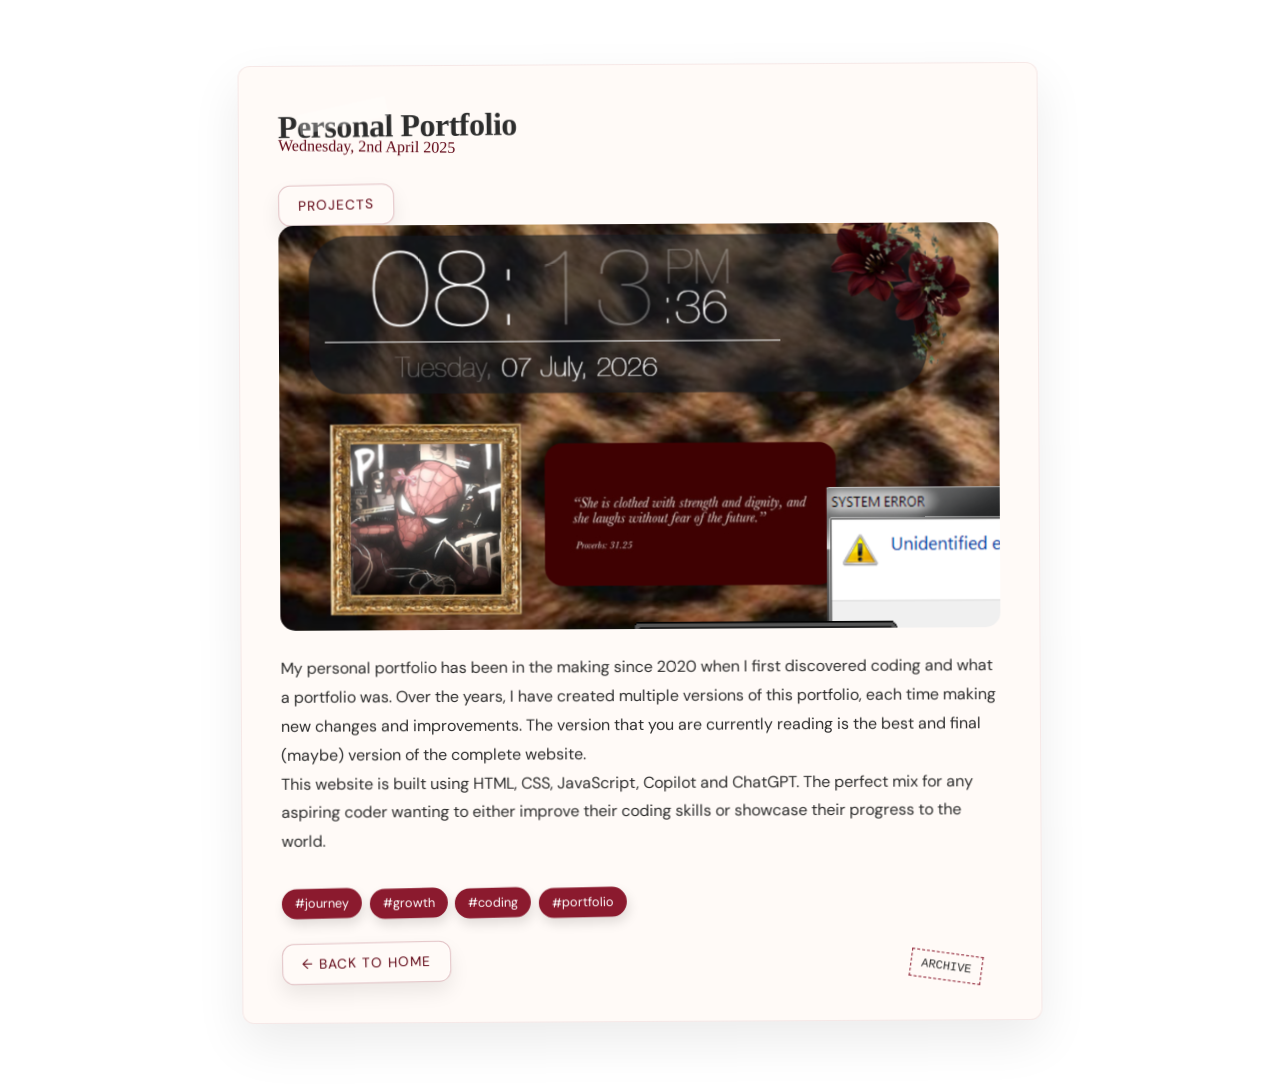
<file: blog1.html>
<!DOCTYPE html>
<html lang="en">
<head>
  <meta charset="UTF-8" />
  <meta name="viewport" content="width=device-width, initial-scale=1.0"/>
  <title>Project Blog Post</title>
  <link href="https://fonts.googleapis.com/css2?family=DM+Sans:wght@400;700&display=swap" rel="stylesheet">
  <style>
    :root {
  --bg: #f4f0ec;
  --card: #fffaf7;
  --primary: #8b1a2e;
  --primary-dark: #5f0413;
  --accent: #d4a5ad;
  --text: #2d2d2d;
  --shadow: rgba(95, 4, 19, 0.12);

  --paper-noise: url("https://www.transparenttextures.com/patterns/paper-fibers.png");
}

  /* 🌀 Loading Screen */
    #loader {
      position: fixed;
      top: 0;
      left: 0;
      width: 100%;
      height: 100%;
      background: var(--bg);
      display: flex;
      align-items: center;
      justify-content: center;
      z-index: 9999;
      transition: opacity 0.5s ease;
    }

    .spinner {
      width: 60px;
      height: 60px;
      border: 6px solid var(--accent);
      border-top: 6px solid var(--primary);
      border-radius: 50%;
      animation: spin 1s linear infinite;
    }

    @keyframes spin {
      0% { transform: rotate(0deg); }
      100% { transform: rotate(360deg); }
    }

@keyframes float {
  0%, 100% { transform: translateY(0) rotate(-0.3deg); }
  50% { transform: translateY(-6px) rotate(0.2deg); }
}

    #mainContent {
      display: none;
      padding: 2rem;
    }
    * {
      box-sizing: border-box;
      font-family: 'DM Sans', sans-serif;
      margin: 0;
      padding: 0;
    }

    body {
  color: var(--text);
  padding: 2rem;
  background:
    var(--bg),
    var(--paper-noise);

  background-blend-mode: multiply;
}

body::before {
  content: "";
  position: fixed;
  inset: 0;
  background: var(--paper-noise);
  opacity: 0.06;
  pointer-events: none;
}

    .container {
animation: float 6s ease-in-out infinite;
   max-width: 800px;
  margin: auto;
  background: var(--card);
  padding: 2.5rem;
  border-radius: 12px;
  box-shadow:
    0 20px 50px rgba(0,0,0,0.08),
    inset 0 0 0 1px rgba(139, 26, 46, 0.08);
  transform: rotate(-0.3deg);
}

   h1 {
  font-family: Georgia, serif;
  letter-spacing: -0.5px;
  transform: rotate(-0.5deg);
}

@import url('https://fonts.googleapis.com/css2?family=Caveat:wght@500;600&display=swap');

.date {
  font-family: "Caveat", cursive;
  color: var(--primary-dark);
  transform: rotate(1deg);
}

    .cover-img {
  border-radius: 10px;
  box-shadow:
    0 10px 30px rgba(0,0,0,0.12);
  filter: contrast(1.05) saturate(0.9);
  transform: rotate(0.6deg);
}

    .video-container {
      position: relative;
      padding-bottom: 56.25%;
      height: 0;
      overflow: hidden;
      border-radius: 15px;
      margin-bottom: 1.5rem;
    }

    .video-container iframe {
      position: absolute;
      top: 0;
      left: 0;
      width: 100%;
      height: 100%;
      border: none;
      border-radius: 15px;
    }

    .content {
      font-size: 1rem;
      line-height: 1.8;
      margin-bottom: 2rem;
    }

    .tags {
      display: flex;
      flex-wrap: wrap;
      gap: 0.5rem;
    }

    .tag {
  background: var(--primary);
  color: white;
  padding: 0.4rem 0.8rem;
  border-radius: 999px;
  font-size: 0.8rem;
  transform: rotate(-1deg);
  box-shadow: 2px 6px 12px rgba(0,0,0,0.12);
}

.tag:hover {
  transform: scale(1.05) rotate(0deg);
}

.back-btn {
  display: inline-flex;
  align-items: center;
  justify-content: center;

  margin-top: 1.5rem;

  padding: 0.7rem 1.2rem;

  text-decoration: none;

  background: var(--card);
  color: var(--primary-dark);

  border: 1px solid rgba(139, 26, 46, 0.25);
  border-radius: 12px;

  box-shadow:
    0 10px 20px rgba(0,0,0,0.08),
    inset 0 0 0 1px rgba(255,255,255,0.4);

  letter-spacing: 1px;
  text-transform: uppercase;
  font-size: 0.85rem;

  transform: rotate(-1deg);

  transition: all 0.3s ease;
}

.back-btn:hover {
  transform: rotate(0deg) scale(1.03);

  background: var(--primary);
  color: white;

  box-shadow: 0 12px 30px rgba(95, 4, 19, 0.35);
}

    .post-nav {
      display: flex;
      justify-content: space-between;
      margin-top: 2rem;
    }

    .nav-link {
  text-decoration: none;
  color: var(--primary);
  font-weight: bold;
  background: rgba(139, 26, 46, 0.08);
  padding: 0.6rem 1rem;
  border-radius: 12px;
  transition: 0.3s ease;
}

.nav-link:hover {
  background: rgba(139, 26, 46, 0.15);
}

.tape {
  position: fixed;
  top: 40px;
  left: 60px;

  width: 90px;
  height: 20px;

  background: rgba(255,255,255,0.4);

  transform: rotate(-12deg);
  opacity: 0.7;
}

.stamp {
  position: fixed;
  bottom: 40px;
  right: 60px;

  font-family: monospace;
  font-size: 12px;

  border: 1px dashed var(--primary);
  padding: 6px 10px;

  transform: rotate(8deg);
}
  </style>
</head>
<body>

  <!-- 🌀 Loading Spinner -->
  <div id="loader">
    <div class="spinner"></div>
  </div>

  <!-- 👀 Actual Page Content -->
  <div id="mainContent">
    <div class="container">
      <h1>Personal Portfolio</h1>
      <div class="date">Wednesday, 2nd April 2025</div>
      <a href="Projects.html" class="back-btn">Projects</a>
      <div class="video-container">
     <img src="portfoliothumbnail.png" alt="Portfolio Thumbnail" class="card-img">
      </div>
       <div class="tape"></div>
       <div class="stamp">ARCHIVE</div>
      <div class="content">
        <p>My personal portfolio has been in the making since 2020 when I first discovered coding and what a portfolio was.
        Over the years, I have created multiple versions of this portfolio, each time making new changes and improvements. The version that you are currently reading is the best and final (maybe) version of the complete website.</p>
        <p>This website is built using HTML, CSS, JavaScript, Copilot and ChatGPT. The perfect mix for any aspiring coder wanting to either improve their coding skills or showcase their progress to the world.</p>
      </div>

      <div class="tags">
        <div class="tag">#journey</div>
        <div class="tag">#growth</div>
        <div class="tag">#coding</div>
        <div class="tag">#portfolio</div>
      </div>

    <a href="index.html" class="back-btn">← Back to Home</a>
  </div>

  <script>
    // Wait until everything is loaded
    window.addEventListener('load', () => {
      const loader = document.getElementById('loader');
      const main = document.getElementById('mainContent');
      loader.style.opacity = '0';
      setTimeout(() => {
        loader.style.display = 'none';
        main.style.display = 'block';
      }, 500); // Wait for fade-out
    });
  </script>
</body>
</html>
</file>
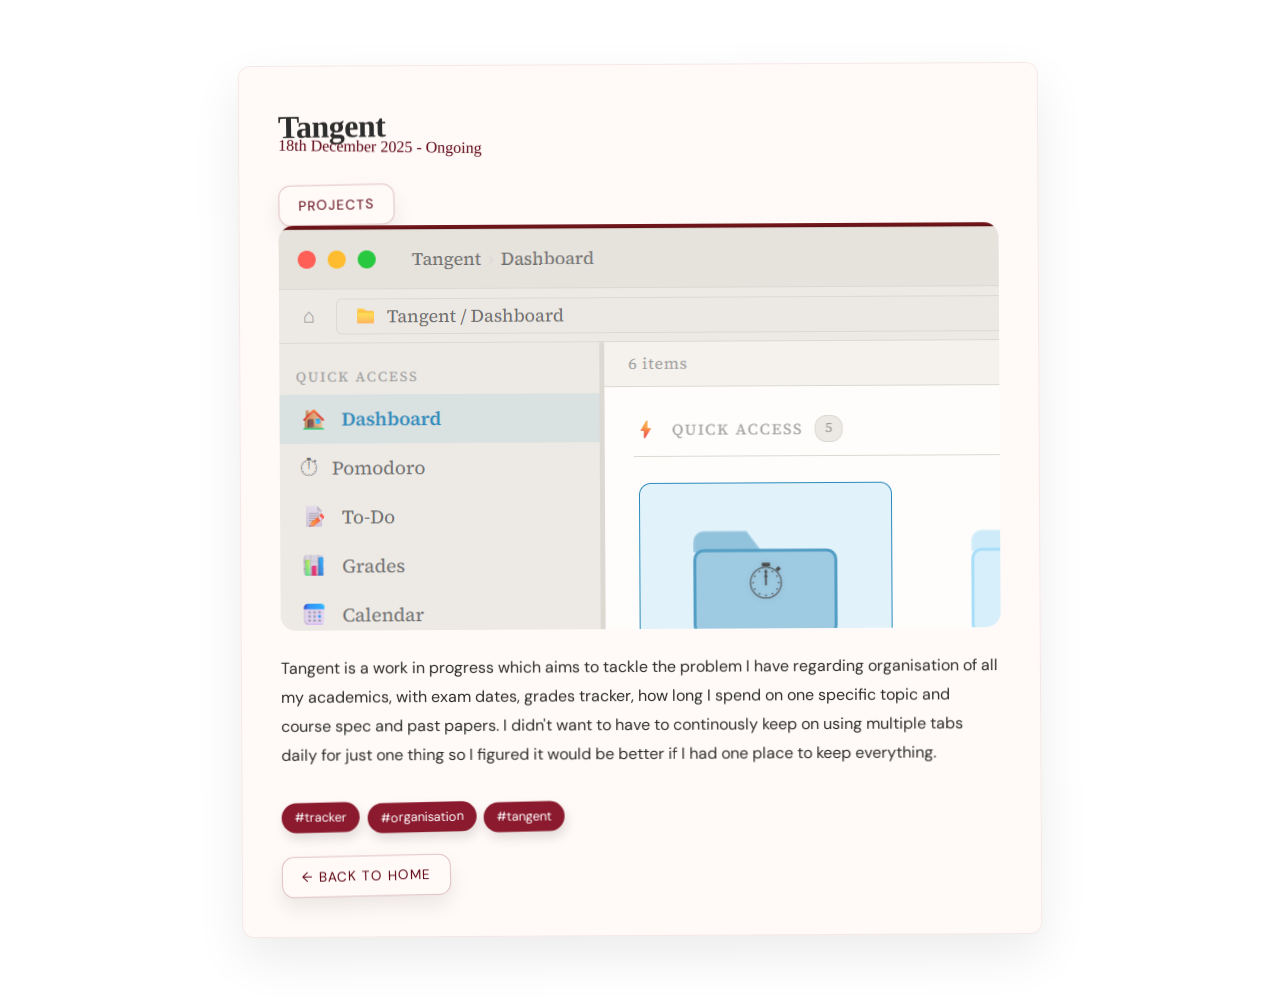
<file: blog3.html>
<!DOCTYPE html>
<html lang="en">
<head>
  <meta charset="UTF-8" />
  <meta name="viewport" content="width=device-width, initial-scale=1.0"/>
  <title>Project Blog Post</title>
  <link href="https://fonts.googleapis.com/css2?family=DM+Sans:wght@400;700&display=swap" rel="stylesheet">
  <style>
    :root {
  --bg: #f4f0ec;
  --card: #fffaf7;
  --primary: #8b1a2e;
  --primary-dark: #5f0413;
  --accent: #d4a5ad;
  --text: #2d2d2d;
  --shadow: rgba(95, 4, 19, 0.12);

  --paper-noise: url("https://www.transparenttextures.com/patterns/paper-fibers.png");
}

  /* 🌀 Loading Screen */
    #loader {
      position: fixed;
      top: 0;
      left: 0;
      width: 100%;
      height: 100%;
      background: var(--bg);
      display: flex;
      align-items: center;
      justify-content: center;
      z-index: 9999;
      transition: opacity 0.5s ease;
    }

    .spinner {
      width: 60px;
      height: 60px;
      border: 6px solid var(--accent);
      border-top: 6px solid var(--primary);
      border-radius: 50%;
      animation: spin 1s linear infinite;
    }

    @keyframes spin {
      0% { transform: rotate(0deg); }
      100% { transform: rotate(360deg); }
    }

@keyframes float {
  0%, 100% { transform: translateY(0) rotate(-0.3deg); }
  50% { transform: translateY(-6px) rotate(0.2deg); }
}

    #mainContent {
      display: none;
      padding: 2rem;
    }
    * {
      box-sizing: border-box;
      font-family: 'DM Sans', sans-serif;
      margin: 0;
      padding: 0;
    }

    body {
  color: var(--text);
  padding: 2rem;
  background:
    var(--bg),
    var(--paper-noise);

  background-blend-mode: multiply;
}

body::before {
  content: "";
  position: fixed;
  inset: 0;
  background: var(--paper-noise);
  opacity: 0.06;
  pointer-events: none;
}

    .container {
animation: float 6s ease-in-out infinite;
   max-width: 800px;
  margin: auto;
  background: var(--card);
  padding: 2.5rem;
  border-radius: 12px;
  box-shadow:
    0 20px 50px rgba(0,0,0,0.08),
    inset 0 0 0 1px rgba(139, 26, 46, 0.08);
  transform: rotate(-0.3deg);
}

   h1 {
  font-family: Georgia, serif;
  letter-spacing: -0.5px;
  transform: rotate(-0.5deg);
}

@import url('https://fonts.googleapis.com/css2?family=Caveat:wght@500;600&display=swap');

.date {
  font-family: "Caveat", cursive;
  color: var(--primary-dark);
  transform: rotate(1deg);
}

    .cover-img {
  border-radius: 10px;
  box-shadow:
    0 10px 30px rgba(0,0,0,0.12);
  filter: contrast(1.05) saturate(0.9);
  transform: rotate(0.6deg);
}

    .video-container {
      position: relative;
      padding-bottom: 56.25%;
      height: 0;
      overflow: hidden;
      border-radius: 15px;
      margin-bottom: 1.5rem;
    }

    .video-container iframe {
      position: absolute;
      top: 0;
      left: 0;
      width: 100%;
      height: 100%;
      border: none;
      border-radius: 15px;
    }

    .content {
      font-size: 1rem;
      line-height: 1.8;
      margin-bottom: 2rem;
    }

    .tags {
      display: flex;
      flex-wrap: wrap;
      gap: 0.5rem;
    }

    .tag {
  background: var(--primary);
  color: white;
  padding: 0.4rem 0.8rem;
  border-radius: 999px;
  font-size: 0.8rem;
  transform: rotate(-1deg);
  box-shadow: 2px 6px 12px rgba(0,0,0,0.12);
}

.tag:hover {
  transform: scale(1.05) rotate(0deg);
}

.back-btn {
  display: inline-flex;
  align-items: center;
  justify-content: center;

  margin-top: 1.5rem;

  padding: 0.7rem 1.2rem;

  text-decoration: none;

  background: var(--card);
  color: var(--primary-dark);

  border: 1px solid rgba(139, 26, 46, 0.25);
  border-radius: 12px;

  box-shadow:
    0 10px 20px rgba(0,0,0,0.08),
    inset 0 0 0 1px rgba(255,255,255,0.4);

  letter-spacing: 1px;
  text-transform: uppercase;
  font-size: 0.85rem;

  transform: rotate(-1deg);

  transition: all 0.3s ease;
}

.back-btn:hover {
  transform: rotate(0deg) scale(1.03);

  background: var(--primary);
  color: white;

  box-shadow: 0 12px 30px rgba(95, 4, 19, 0.35);
}

    .post-nav {
      display: flex;
      justify-content: space-between;
      margin-top: 2rem;
    }

    .nav-link {
  text-decoration: none;
  color: var(--primary);
  font-weight: bold;
  background: rgba(139, 26, 46, 0.08);
  padding: 0.6rem 1rem;
  border-radius: 12px;
  transition: 0.3s ease;
}

.nav-link:hover {
  background: rgba(139, 26, 46, 0.15);
}

.tape {
  position: fixed;
  top: 40px;
  left: 60px;

  width: 90px;
  height: 20px;

  background: rgba(255,255,255,0.4);

  transform: rotate(-12deg);
  opacity: 0.7;
}

.stamp {
  position: fixed;
  bottom: 40px;
  right: 60px;

  font-family: monospace;
  font-size: 12px;

  border: 1px dashed var(--primary);
  padding: 6px 10px;

  transform: rotate(8deg);
}
  </style>
</head>
<body>

  <!-- 🌀 Loading Spinner -->
  <div id="loader">
    <div class="spinner"></div>
  </div>


  <!-- 👀 Actual Page Content -->
  <div id="mainContent">
    <div class="container">
      <h1>Tangent</h1>
      <div class="date">18th December 2025 - Ongoing</div>
      <a href="Projects.html" class="back-btn">Projects</a>
      <div class="video-container">
      <img src="Dashboard - 001.png" alt="Tangent websitescreen" class="card-img">
      </div>
      <div class="content">
        <p>Tangent is a work in progress which aims to tackle the problem I have regarding organisation of all my academics, with exam dates, grades tracker, how long I spend on one specific topic and course spec and past papers. I didn't want to have to continously keep on using multiple tabs daily for just one thing so I figured it would be better if I had one place to keep everything.</p>
      </div>

    <div class="tags">
      <div class="tag">#tracker</div>
      <div class="tag">#organisation</div>
      <div class="tag">#tangent</div>
    </div>

    <a href="index.html" class="back-btn">← Back to Home</a>
  </div>

  <script>
    // Wait until everything is loaded
    window.addEventListener('load', () => {
      const loader = document.getElementById('loader');
      const main = document.getElementById('mainContent');
      loader.style.opacity = '0';
      setTimeout(() => {
        loader.style.display = 'none';
        main.style.display = 'block';
      }, 500); // Wait for fade-out
    });
  </script>
</body>
</html>
</file>
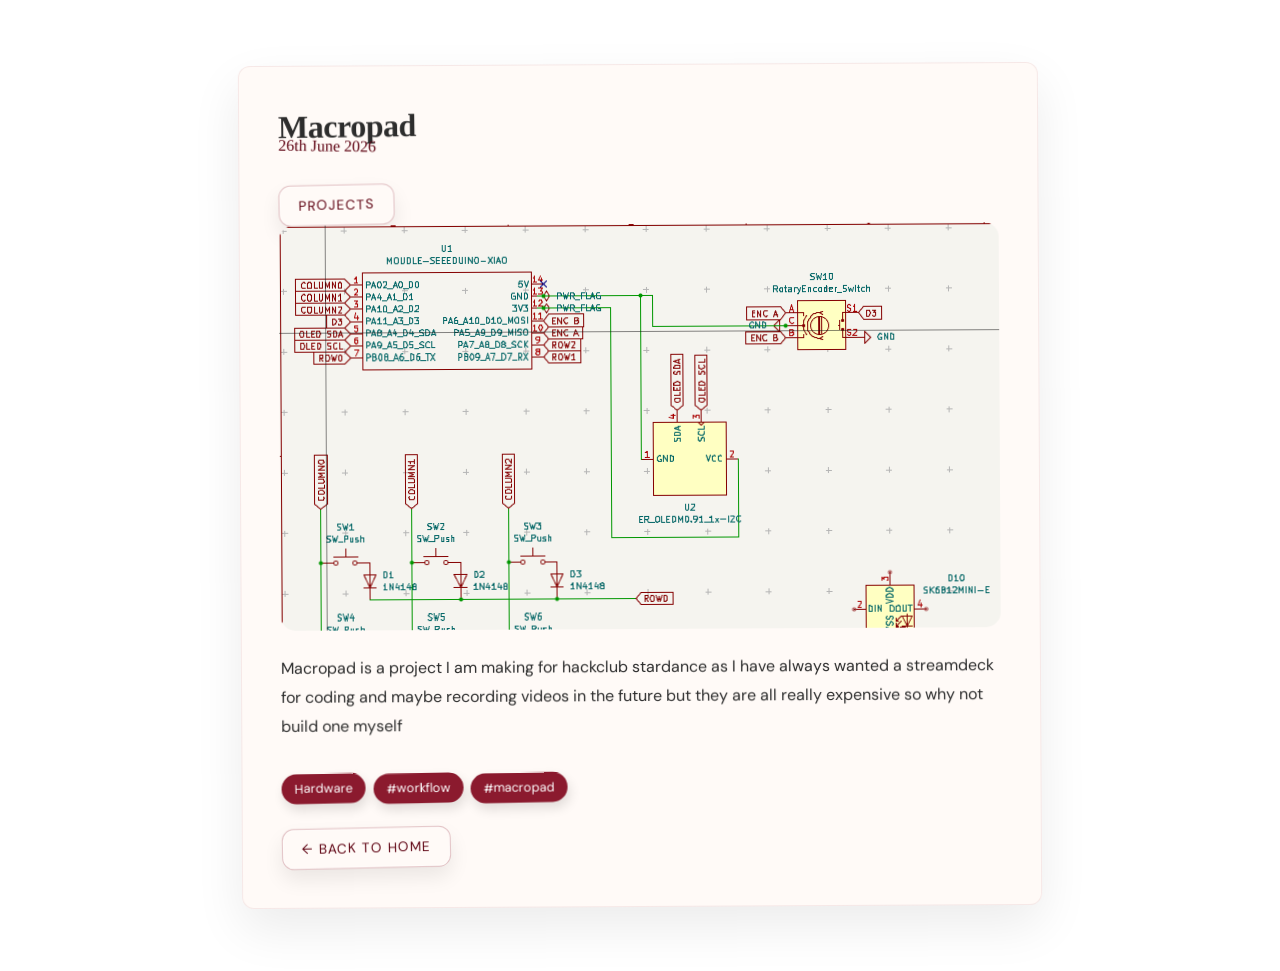
<file: blog4.html>
<!DOCTYPE html>
<html lang="en">
<head>
  <meta charset="UTF-8" />
  <meta name="viewport" content="width=device-width, initial-scale=1.0"/>
  <title>Project Blog Post</title>
  <link href="https://fonts.googleapis.com/css2?family=DM+Sans:wght@400;700&display=swap" rel="stylesheet">
  <style>
    :root {
  --bg: #f4f0ec;
  --card: #fffaf7;
  --primary: #8b1a2e;
  --primary-dark: #5f0413;
  --accent: #d4a5ad;
  --text: #2d2d2d;
  --shadow: rgba(95, 4, 19, 0.12);

  --paper-noise: url("https://www.transparenttextures.com/patterns/paper-fibers.png");
}

  /* 🌀 Loading Screen */
    #loader {
      position: fixed;
      top: 0;
      left: 0;
      width: 100%;
      height: 100%;
      background: var(--bg);
      display: flex;
      align-items: center;
      justify-content: center;
      z-index: 9999;
      transition: opacity 0.5s ease;
    }

    .spinner {
      width: 60px;
      height: 60px;
      border: 6px solid var(--accent);
      border-top: 6px solid var(--primary);
      border-radius: 50%;
      animation: spin 1s linear infinite;
    }

    @keyframes spin {
      0% { transform: rotate(0deg); }
      100% { transform: rotate(360deg); }
    }

@keyframes float {
  0%, 100% { transform: translateY(0) rotate(-0.3deg); }
  50% { transform: translateY(-6px) rotate(0.2deg); }
}

    #mainContent {
      display: none;
      padding: 2rem;
    }
    * {
      box-sizing: border-box;
      font-family: 'DM Sans', sans-serif;
      margin: 0;
      padding: 0;
    }

    body {
  color: var(--text);
  padding: 2rem;
  background:
    var(--bg),
    var(--paper-noise);

  background-blend-mode: multiply;
}

body::before {
  content: "";
  position: fixed;
  inset: 0;
  background: var(--paper-noise);
  opacity: 0.06;
  pointer-events: none;
}

    .container {
animation: float 6s ease-in-out infinite;
   max-width: 800px;
  margin: auto;
  background: var(--card);
  padding: 2.5rem;
  border-radius: 12px;
  box-shadow:
    0 20px 50px rgba(0,0,0,0.08),
    inset 0 0 0 1px rgba(139, 26, 46, 0.08);
  transform: rotate(-0.3deg);
}

   h1 {
  font-family: Georgia, serif;
  letter-spacing: -0.5px;
  transform: rotate(-0.5deg);
}

@import url('https://fonts.googleapis.com/css2?family=Caveat:wght@500;600&display=swap');

.date {
  font-family: "Caveat", cursive;
  color: var(--primary-dark);
  transform: rotate(1deg);
}

    .cover-img {
  border-radius: 10px;
  box-shadow:
    0 10px 30px rgba(0,0,0,0.12);
  filter: contrast(1.05) saturate(0.9);
  transform: rotate(0.6deg);
}

    .video-container {
      position: relative;
      padding-bottom: 56.25%;
      height: 0;
      overflow: hidden;
      border-radius: 15px;
      margin-bottom: 1.5rem;
    }

    .video-container iframe {
      position: absolute;
      top: 0;
      left: 0;
      width: 100%;
      height: 100%;
      border: none;
      border-radius: 15px;
    }

    .content {
      font-size: 1rem;
      line-height: 1.8;
      margin-bottom: 2rem;
    }

    .tags {
      display: flex;
      flex-wrap: wrap;
      gap: 0.5rem;
    }

    .tag {
  background: var(--primary);
  color: white;
  padding: 0.4rem 0.8rem;
  border-radius: 999px;
  font-size: 0.8rem;
  transform: rotate(-1deg);
  box-shadow: 2px 6px 12px rgba(0,0,0,0.12);
}

.tag:hover {
  transform: scale(1.05) rotate(0deg);
}

.back-btn {
  display: inline-flex;
  align-items: center;
  justify-content: center;

  margin-top: 1.5rem;

  padding: 0.7rem 1.2rem;

  text-decoration: none;

  background: var(--card);
  color: var(--primary-dark);

  border: 1px solid rgba(139, 26, 46, 0.25);
  border-radius: 12px;

  box-shadow:
    0 10px 20px rgba(0,0,0,0.08),
    inset 0 0 0 1px rgba(255,255,255,0.4);

  letter-spacing: 1px;
  text-transform: uppercase;
  font-size: 0.85rem;

  transform: rotate(-1deg);

  transition: all 0.3s ease;
}

.back-btn:hover {
  transform: rotate(0deg) scale(1.03);

  background: var(--primary);
  color: white;

  box-shadow: 0 12px 30px rgba(95, 4, 19, 0.35);
}

    .post-nav {
      display: flex;
      justify-content: space-between;
      margin-top: 2rem;
    }

    .nav-link {
  text-decoration: none;
  color: var(--primary);
  font-weight: bold;
  background: rgba(139, 26, 46, 0.08);
  padding: 0.6rem 1rem;
  border-radius: 12px;
  transition: 0.3s ease;
}

.nav-link:hover {
  background: rgba(139, 26, 46, 0.15);
}

.tape {
  position: fixed;
  top: 40px;
  left: 60px;

  width: 90px;
  height: 20px;

  background: rgba(255,255,255,0.4);

  transform: rotate(-12deg);
  opacity: 0.7;
}

.stamp {
  position: fixed;
  bottom: 40px;
  right: 60px;

  font-family: monospace;
  font-size: 12px;

  border: 1px dashed var(--primary);
  padding: 6px 10px;

  transform: rotate(8deg);
}
  </style>
</head>
<body>

  <!-- 🌀 Loading Spinner -->
  <div id="loader">
    <div class="spinner"></div>
  </div>


  <!-- 👀 Actual Page Content -->
  <div id="mainContent">
    <div class="container">
      <h1>Macropad</h1>
      <div class="date">26th June 2026</div>
      <a href="Projects.html" class="back-btn">Projects</a>
      <div class="video-container">
      <img src="macropad.png" alt="Macropad schematic" class="card-img">
      </div>
      <div class="content">
      <p>Macropad is a project I am making for hackclub stardance as I have always wanted a streamdeck for coding and maybe recording videos in the future but they are all really expensive so why not build one myself</p>
      </div>

    <div class="tags">
      <div class="tag">Hardware</div>
      <div class="tag">#workflow</div>
      <div class="tag">#macropad</div>
    </div>

    <a href="index.html" class="back-btn">← Back to Home</a>
  </div>

  <script>
    // Wait until everything is loaded
    window.addEventListener('load', () => {
      const loader = document.getElementById('loader');
      const main = document.getElementById('mainContent');
      loader.style.opacity = '0';
      setTimeout(() => {
        loader.style.display = 'none';
        main.style.display = 'block';
      }, 500); // Wait for fade-out
    });
  </script>
</body>
</html>
</file>
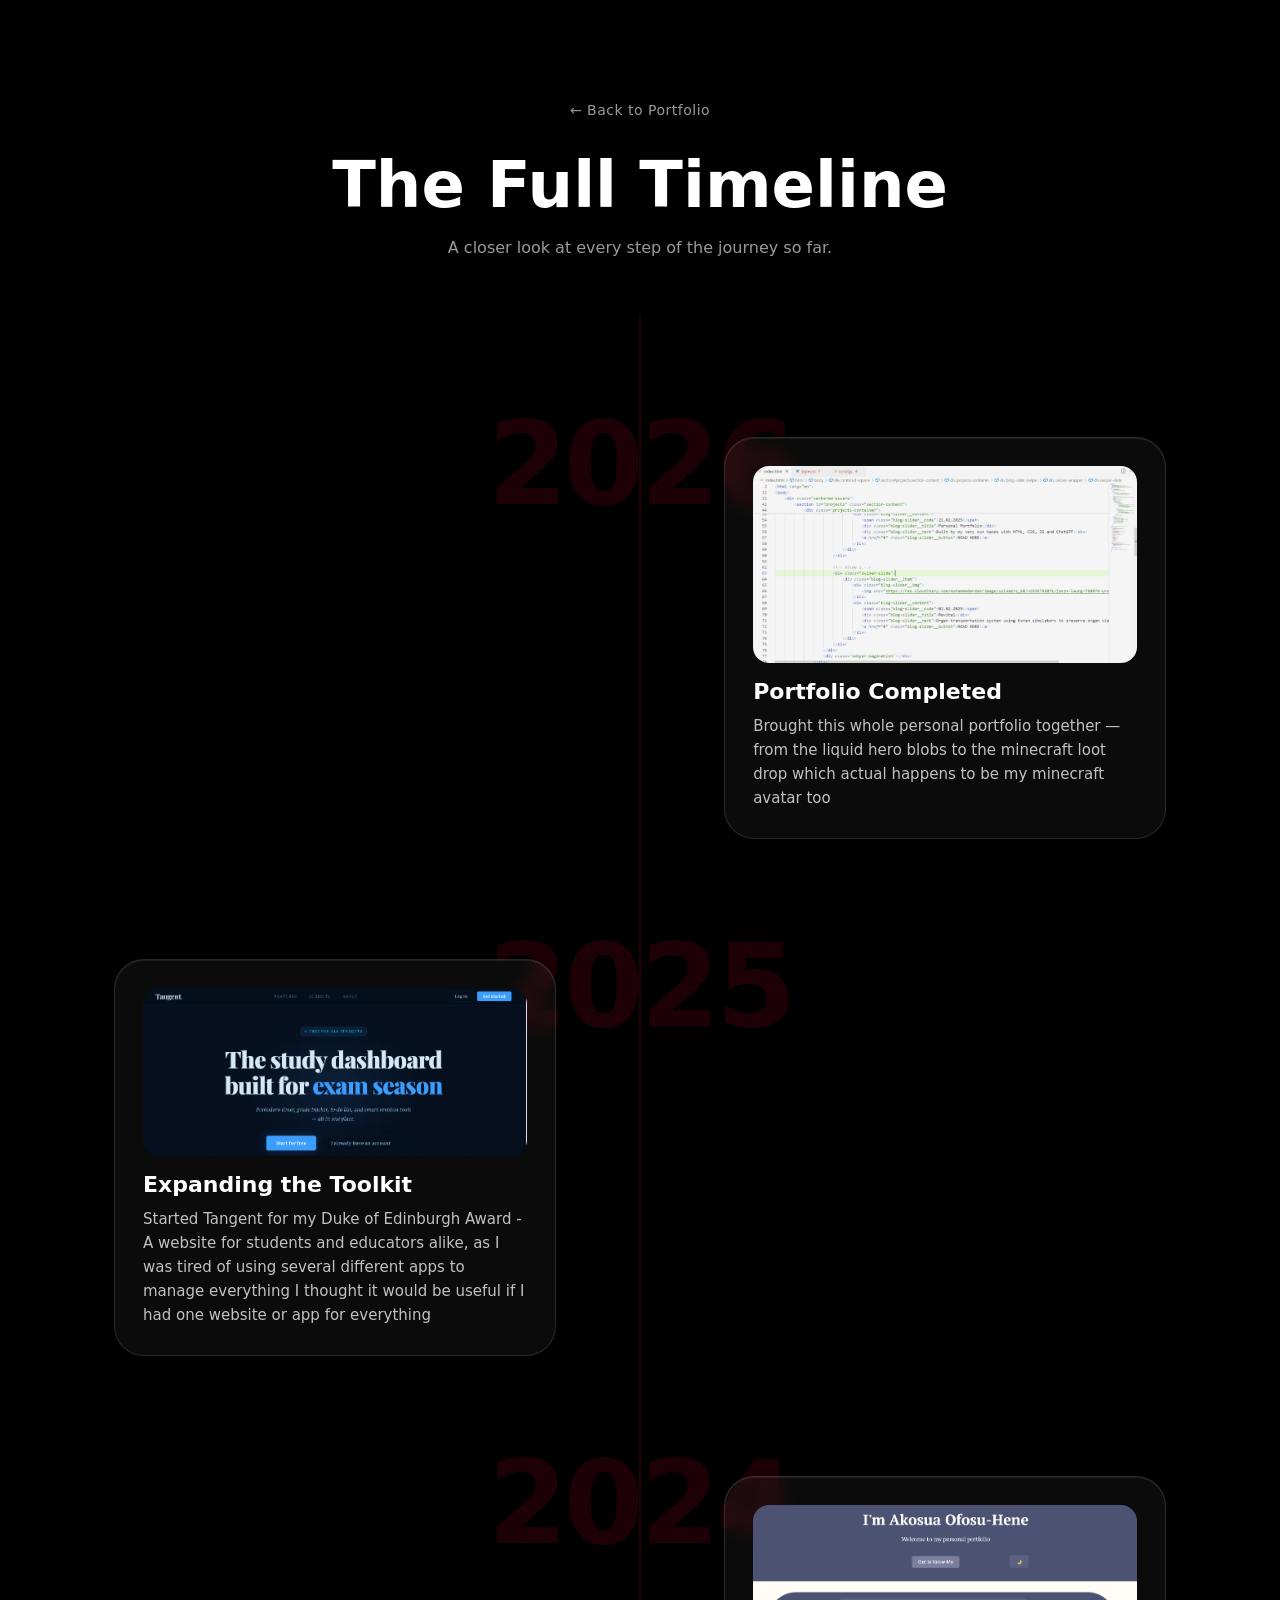
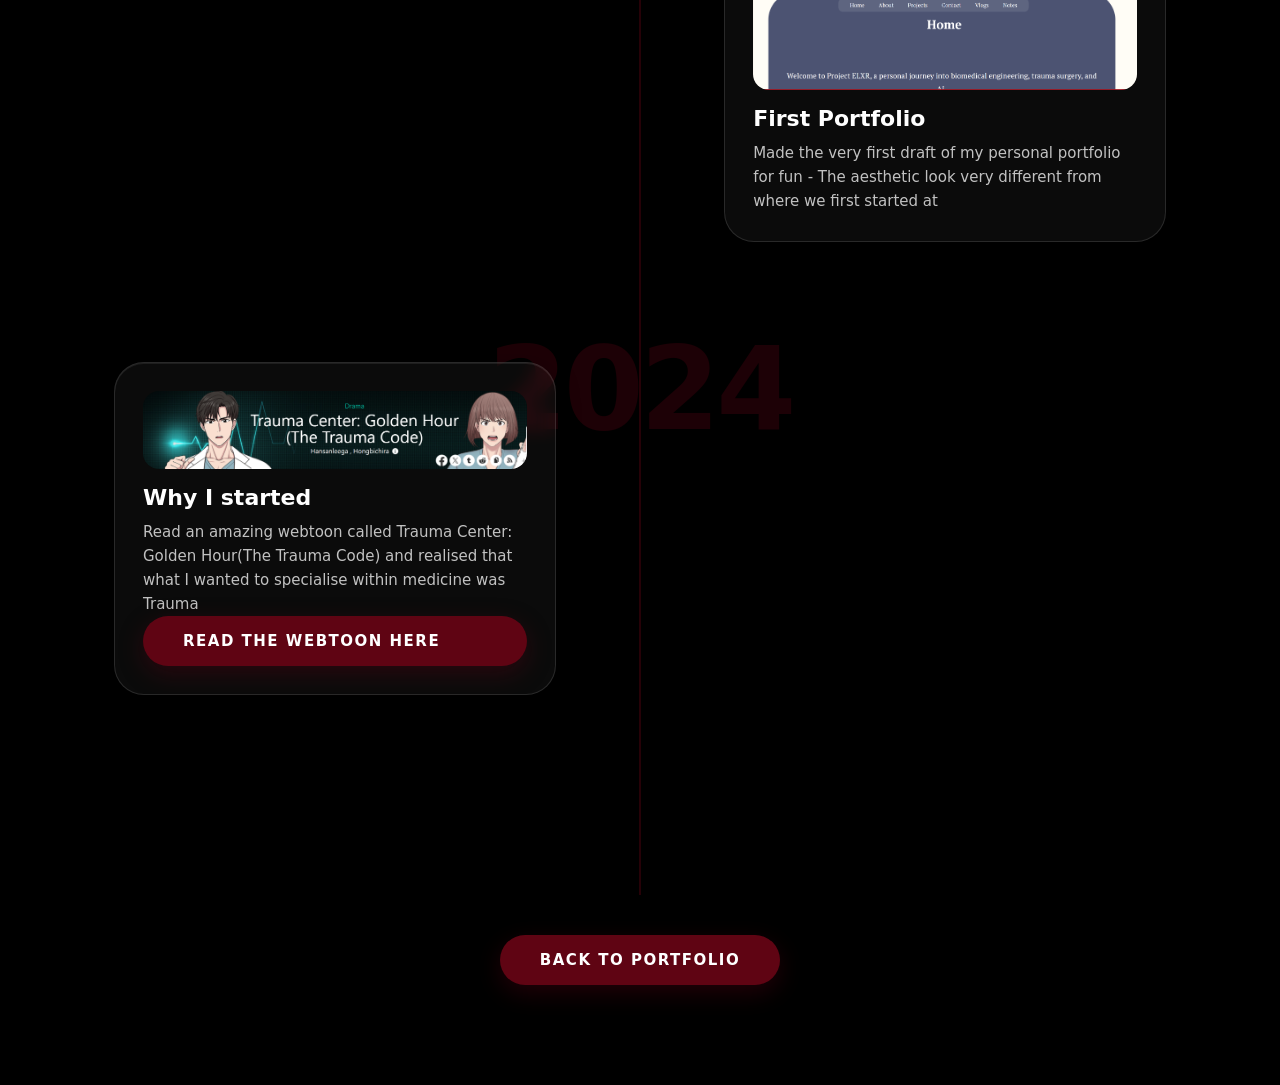
<file: timeline.html>
<!DOCTYPE html>
<html lang="en">
<head>
  <meta charset="UTF-8" />
  <meta name="viewport" content="width=device-width, initial-scale=1.0" />
  <title>Full Timeline — Akosua</title>
  <style>
    * {
      margin: 0;
      padding: 0;
      box-sizing: border-box;
    }

    body {
      font-family: Inter, system-ui, sans-serif;
      background: #000;
      color: white;
      min-height: 100vh;
    }

    .timeline-page-header {
      text-align: center;
      padding: 100px 24px 60px;
    }

    .timeline-page-header h1 {
      font-size: clamp(36px, 6vw, 64px);
      font-weight: 900;
      margin-bottom: 16px;
      color: white;
    }

    .timeline-page-header p {
      color: rgba(255,255,255,0.6);
      font-size: 16px;
    }

    .back-link {
      display: inline-block;
      margin-bottom: 30px;
      color: rgba(255,255,255,0.6);
      text-decoration: none;
      font-size: 14px;
      letter-spacing: 0.5px;
      transition: color 0.3s ease;
    }

    .back-link:hover {
      color: white;
    }

    .full-timeline {
      position: relative;
      max-width: 1100px;
      margin: 0 auto;
      padding: 60px 24px 140px;
    }

    .full-timeline-line {
      position: absolute;
      left: 50%;
      top: 0;
      bottom: 0;
      width: 2px;
      transform: translateX(-50%);
      background: rgba(95, 4, 19, 0.4);
    }

    .full-timeline-item {
      position: relative;
      display: flex;
      justify-content: flex-start;
      padding: 60px 0;
      opacity: 0;
      transform: translateY(40px);
      transition: opacity 0.8s ease, transform 0.8s ease;
    }

    .full-timeline-item.active {
      opacity: 1;
      transform: translateY(0);
    }

    .full-timeline-item:nth-child(even) {
      justify-content: flex-end;
    }

    .full-timeline-year {
      position: absolute;
      top: 30px;
      left: 50%;
      transform: translateX(-50%);
      font-size: clamp(70px, 9vw, 140px);
      font-weight: 900;
      letter-spacing: -4px;
      color: rgba(95, 4, 19, 0.3);
      pointer-events: none;
      user-select: none;
      z-index: 0;
      line-height: 1;
    }

    .full-timeline-card {
      position: relative;
      z-index: 2;
      width: 42%;
      display: flex;
      flex-direction: column;
      background: rgba(255,255,255,0.045);
      backdrop-filter: blur(10px) saturate(120%);
      -webkit-backdrop-filter: blur(10px) saturate(120%);
      border: 1px solid rgba(255,255,255,0.12);
      border-radius: 30px;
      padding: 28px;
      box-shadow:
        inset 0 1px 0 rgba(255,255,255,0.08),
        0 6px 24px rgba(0,0,0,0.3);
      transition: transform 0.35s ease, box-shadow 0.35s ease, border-color 0.35s ease;
    }

    .full-timeline-card:hover {
      transform: translateY(-3px);
      border-color: rgba(255,255,255,0.2);
      box-shadow:
        inset 0 1px 0 rgba(255,255,255,0.12),
        0 10px 30px rgba(0,0,0,0.4);
    }

    .full-timeline-card img {
      width: 100%;
      border-radius: 16px;
      margin-bottom: 16px;
      display: block;
    }

    .full-timeline-card h3 {
      font-size: 22px;
      font-weight: 800;
      margin-bottom: 10px;
    }

    .full-timeline-card p {
      font-size: 15px;
      line-height: 1.6;
      color: rgba(255,255,255,0.75);
    }

    .timeline-page-footer {
      display: flex;
      justify-content: center;
      padding: 40px 0 100px;
    }

    .view-timeline-btn {
      display: inline-block;
      padding: 16px 40px;
      background: rgb(95, 4, 19);
      color: white;
      text-decoration: none;
      font-weight: 700;
      font-size: 15px;
      letter-spacing: 1.5px;
      text-transform: uppercase;
      border-radius: 999px;
      transition: all 0.3s ease;
      box-shadow: 0 8px 24px rgba(95, 4, 19, 0.35);
    }

    .view-timeline-btn:hover {
      background: rgb(125, 8, 26);
      transform: translateY(-2px);
      box-shadow: 0 12px 32px rgba(95, 4, 19, 0.5);
    }

    @media (max-width: 800px) {
      .full-timeline-line {
        left: 24px;
      }

      .full-timeline-item,
      .full-timeline-item:nth-child(even) {
        justify-content: flex-start;
        padding-left: 50px;
      }

      .full-timeline-card {
        width: 100%;
      }

      .full-timeline-year {
        left: 24px;
        transform: none;
        font-size: clamp(40px, 14vw, 70px);
      }
    }
  </style>
</head>
<body>

  <header class="timeline-page-header">
    <a href="index.html" class="back-link">← Back to Portfolio</a>
    <h1>The Full Timeline</h1>
    <p>A closer look at every step of the journey so far.</p>
  </header>

  <div class="full-timeline">
    <div class="full-timeline-line"></div>

    <div class="full-timeline-item">
      <div class="full-timeline-year">2026</div>
      <div class="full-timeline-card">
        <img src="Personal Portfolio.png" alt="Portfolio Completed">
        <h3>Portfolio Completed</h3>
        <p>Brought this whole personal portfolio together — from the liquid hero blobs to the minecraft loot drop which actual happens to be my minecraft avatar too</p>
      </div>
    </div>

    <div class="full-timeline-item">
      <div class="full-timeline-year">2025</div>
      <div class="full-timeline-card">
        <img src="tangent.png" alt="Tangent website">
        <h3>Expanding the Toolkit</h3>
        <p>Started Tangent for my Duke of Edinburgh Award - A website for students and educators alike, as I was tired of using several different apps to manage everything I thought it would be useful if I had one website or app for everything</p>
      </div>
    </div>

    <div class="full-timeline-item">
      <div class="full-timeline-year">2024</div>
      <div class="full-timeline-card">
        <img src="portfolioog.png" alt="First Portfolio">
        <h3>First Portfolio</h3>
        <p>Made the very first draft of my personal portfolio for fun - The aesthetic look very different from where we first started at</p>
      </div>
    </div>

    <div class="full-timeline-item">
      <div class="full-timeline-year">2024</div>
      <div class="full-timeline-card">
        <img src="trauma.png" alt="Origin Story">
        <h3>Why I started</h3>
        <p>Read an amazing webtoon called Trauma Center: Golden Hour(The Trauma Code) and realised that what I wanted to specialise within medicine was Trauma</p>
        
        <a href="https://www.webtoons.com/en/drama/trauma-center-golden-hour/list?title_no=5731" class="view-timeline-btn">Read the webtoon here</a>
      </div>
    </div>

    <!-- Template tiemline entry
    <div class="full-timeline-item">
      <div class="full-timeline-year">2022</div>
      <div class="full-timeline-card">
        <img src="https://developers.elementor.com/docs/assets/img/elementor-placeholder-image.png" alt="Started Coding">
        <h3>Started Coding</h3>
        <p>Wrote my very first HTML page — the starting point for everything that followed.</p>
      </div>
    </div>-->

  </div>

  <footer class="timeline-page-footer">
    <a href="index.html" class="view-timeline-btn">Back to Portfolio</a>
  </footer>

  <script>
    document.addEventListener("DOMContentLoaded", () => {
      const items = document.querySelectorAll(".full-timeline-item");

      const observer = new IntersectionObserver(
        (entries) => {
          entries.forEach((entry) => {
            if (entry.isIntersecting) entry.target.classList.add("active");
          });
        },
        { threshold: 0.25 }
      );

      items.forEach((item) => observer.observe(item));
    });
  </script>

</body>
</html>
</file>
